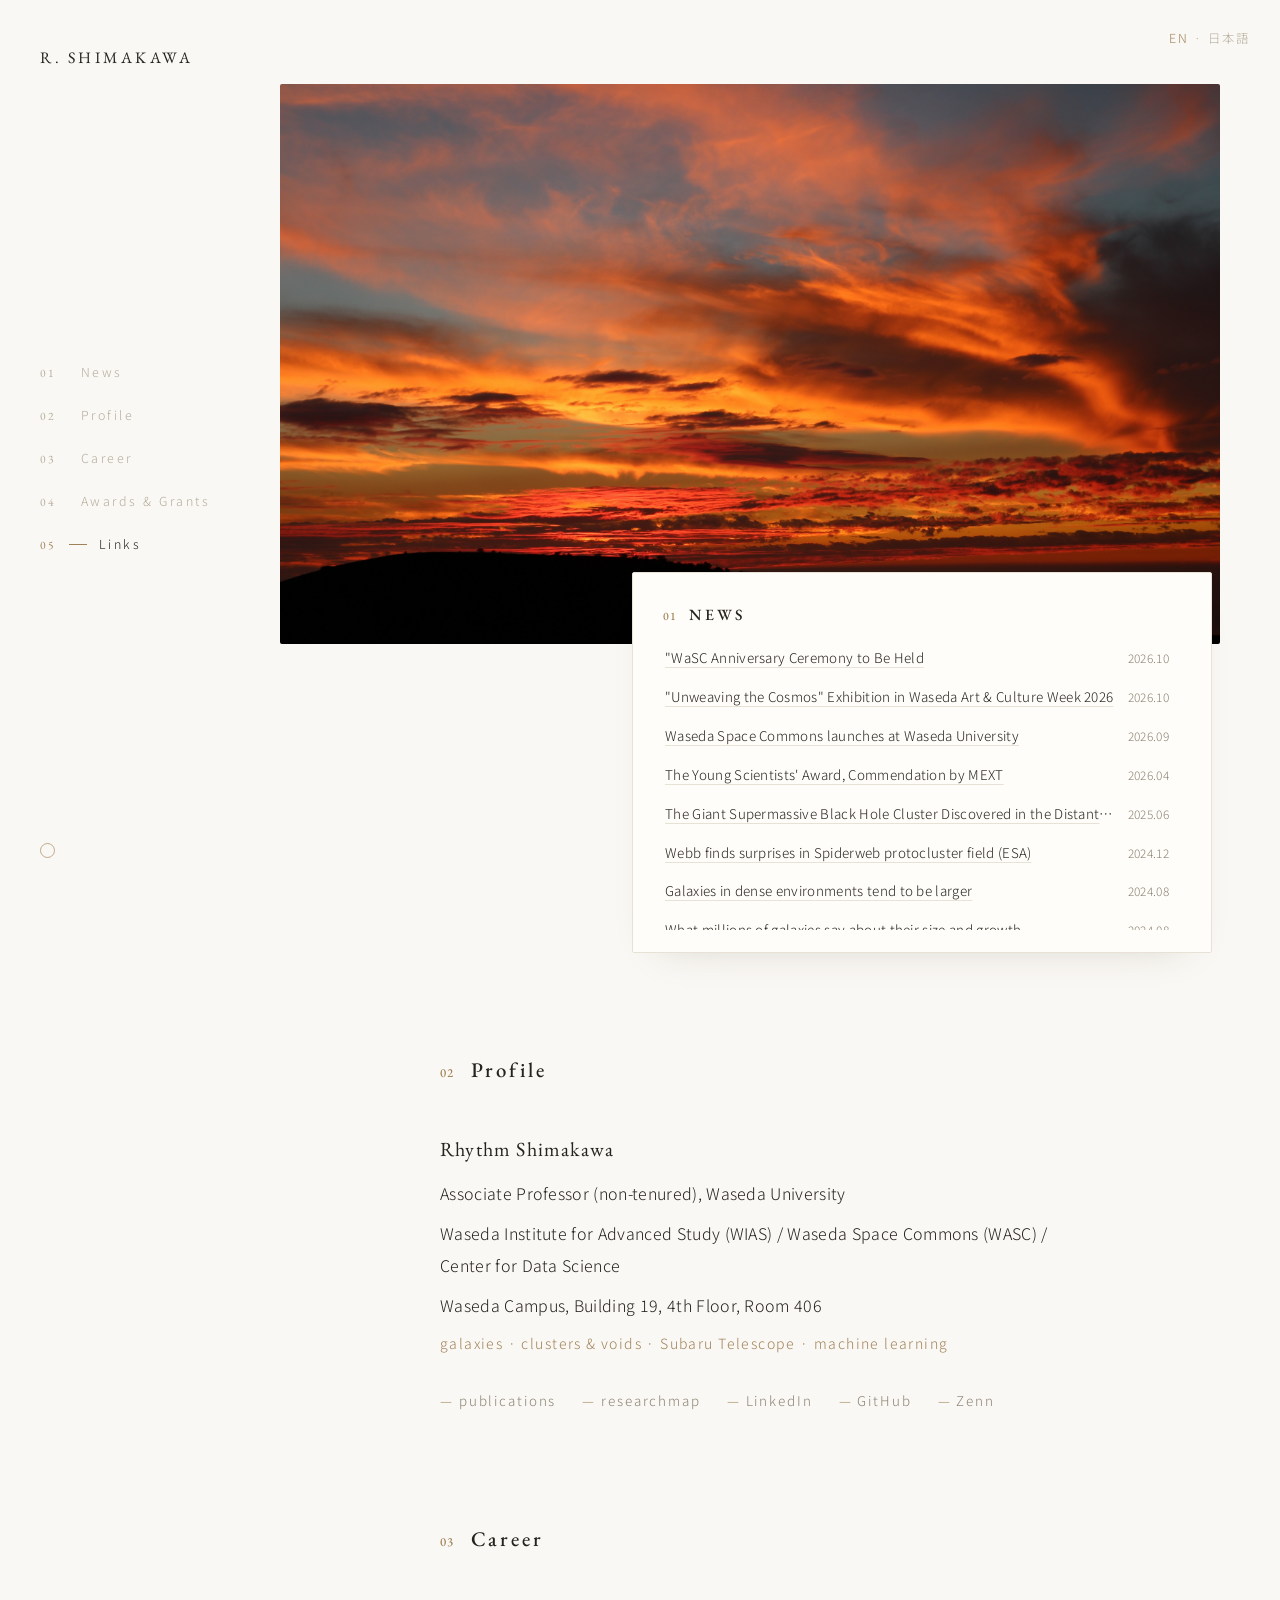
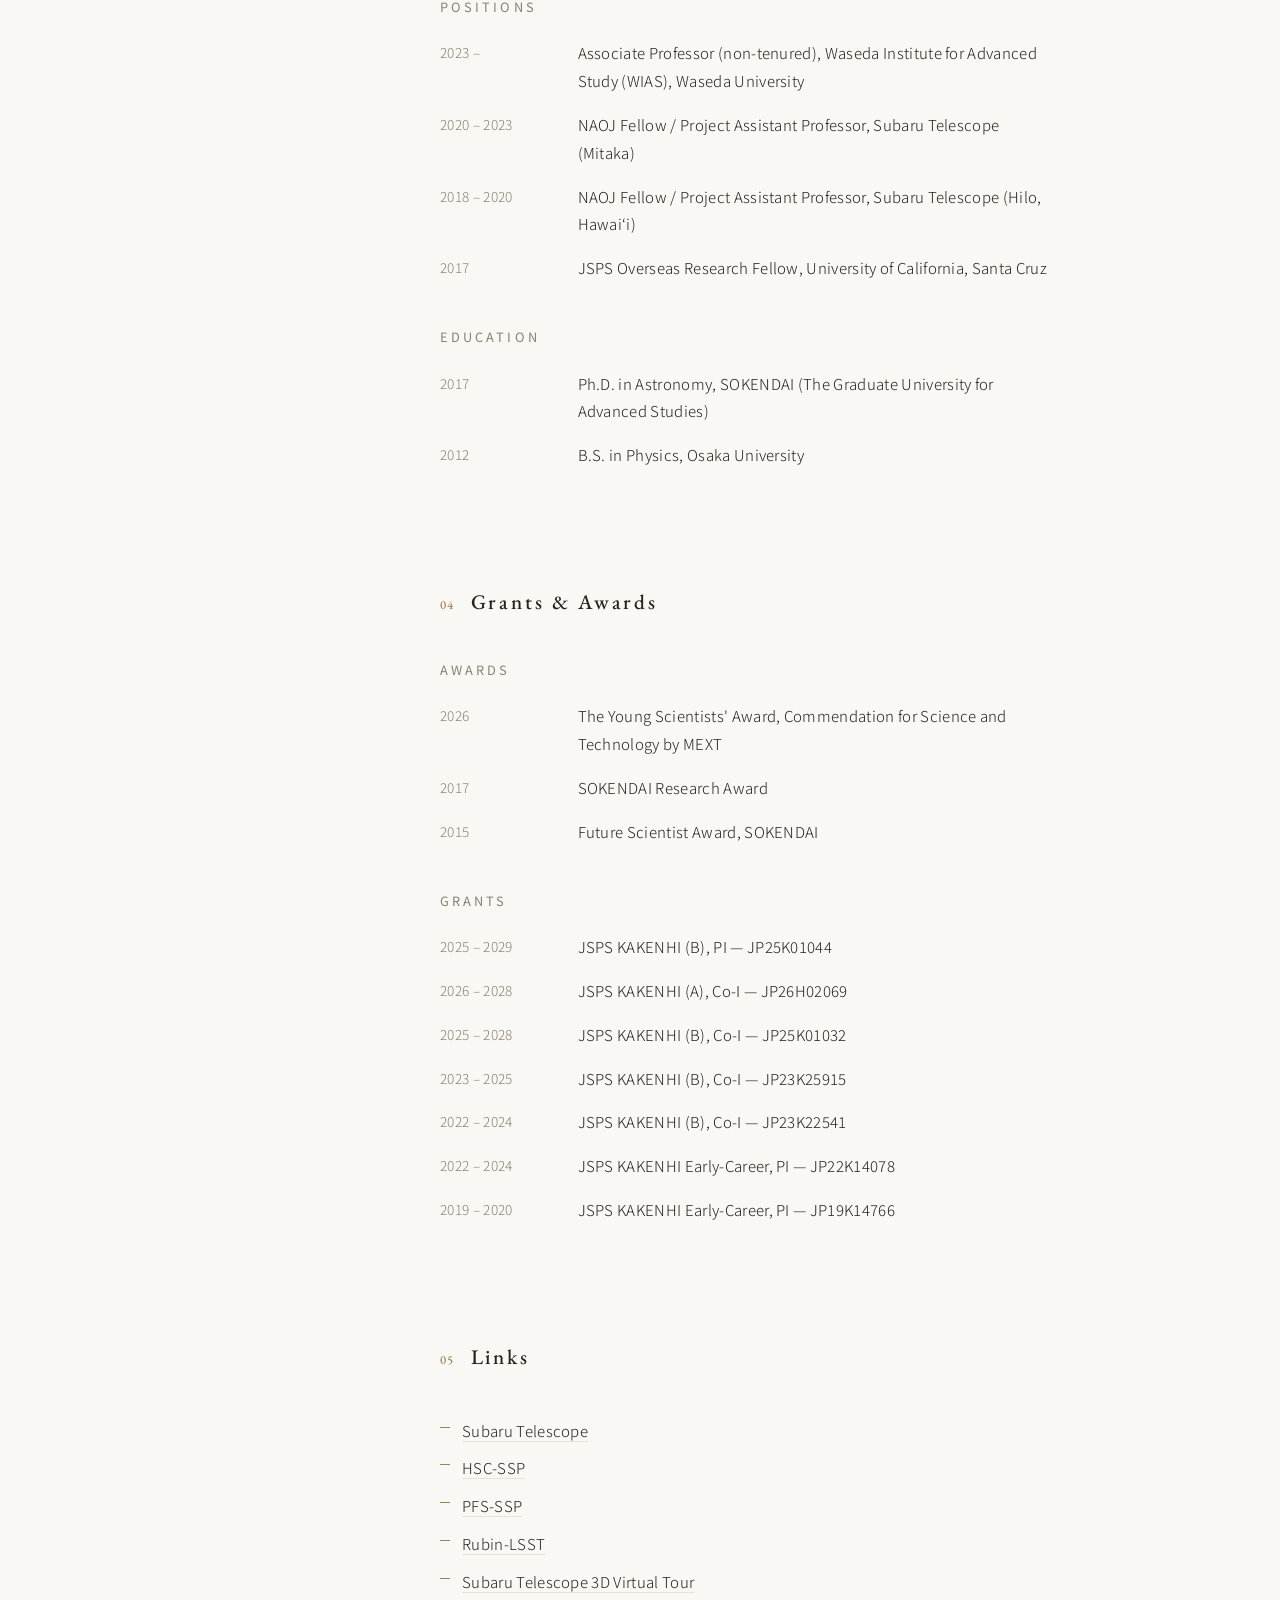
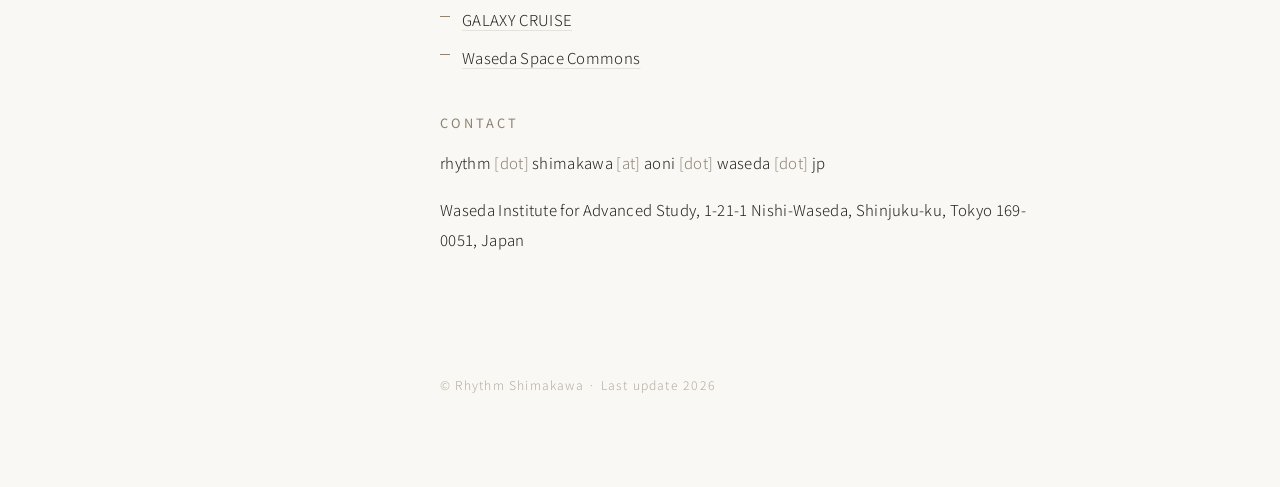
<file: index.html>
<!DOCTYPE html>
<html lang="en">
<head>
<meta charset="utf-8">
<meta name="viewport" content="width=device-width, initial-scale=1">
<title>Rhythm Shimakawa</title>
<meta name="description" content="Rhythm Shimakawa, Associate Professor at Waseda Institute for Advanced Study. Galaxies, clusters & voids, Subaru Telescope, and machine learning.">
<link rel="icon" href="assets/favicon.svg" type="image/svg+xml">
<link rel="preconnect" href="https://fonts.googleapis.com">
<link href="https://fonts.googleapis.com/css2?family=EB+Garamond:wght@400;500&family=Noto+Sans+JP:wght@300;400&family=Shippori+Mincho:wght@500&display=swap" rel="stylesheet">
<link rel="stylesheet" href="assets/style.css">
</head>
<body>

<div class="lang"><span class="current">EN</span> <span>·</span> <a href="ja/">日本語</a></div>

<aside class="rail">
  <a class="mark" href="#top">R.&thinsp;SHIMAKAWA</a>
  <nav>
    <a href="#news"><span class="no">01</span><span class="bar"></span>News</a>
    <a href="#profile"><span class="no">02</span><span class="bar"></span>Profile</a>
    <a href="#career"><span class="no">03</span><span class="bar"></span>Career</a>
    <a href="#grants"><span class="no">04</span><span class="bar"></span>Awards&nbsp;&amp;&nbsp;Grants</a>
    <a href="#links"><span class="no">05</span><span class="bar"></span>Links</a>
  </nav>
  <span class="enso"></span>
</aside>

<div class="main" id="top">

<header class="hero">
  <!-- ご用意の画像に差し替え: assets/hero.jpg 等を置いて src を変更 -->
  <img class="art" src="assets/maunakea.jpg" alt="">
  <aside class="news-panel" id="news">
    <h2><span class="no">01</span>NEWS</h2>
    <ul>
      <li><span class="t"><a href="https://www.waseda.jp/inst/research/news/86171">"WaSC Anniversary Ceremony to Be Held</a></span><span class="note">2026.10</span></li>
      <li><span class="t"><a href="https://www.waseda.jp/culture/events/week/">"Unweaving the Cosmos" Exhibition in Waseda Art & Culture Week 2026</a></span><span class="note">2026.10</span></li>
      <li><span class="t"><a href="https://space-commons.w.waseda.jp/index-en.html">Waseda Space Commons launches at Waseda University</a></span><span class="note">2026.09</span></li>
      <li><span class="t"><a href="https://www.waseda.jp/inst/wias/news-en/2026/04/22/22180/">The Young Scientists' Award, Commendation by MEXT</a></span><span class="note">2026.04</span></li>
      <li><span class="t"><a href="https://subarutelescope.org/en/results/2025/06/02/3559.html">The Giant Supermassive Black Hole Cluster Discovered in the Distant Universe</a></span><span class="note">2025.06</span></li>
      <li><span class="t"><a href="https://www.esa.int/Science_Exploration/Space_Science/Webb/Webb_finds_surprises_in_Spiderweb_protocluster_field">Webb finds surprises in Spiderweb protocluster field (ESA)</a></span><span class="note">2024.12</span></li>
      <li><span class="t"><a href="https://www.washington.edu/news/2024/08/14/galaxy-size/">Galaxies in dense environments tend to be larger</a></span><span class="note">2024.08</span></li>
      <li><span class="t"><a href="https://news.yale.edu/2024/08/14/heres-what-millions-galaxies-say-about-their-size-growth">What millions of galaxies say about their size and growth</a></span><span class="note">2024.08</span></li>
      <li><span class="t"><a href="https://subarutelescope.org/en/results/2024/03/13/3375.html">Citizen Astronomers and AI Discover 30,000 Ring Galaxies</a></span><span class="note">2024.03</span></li>
      <li><span class="t"><a href="https://subarutelescope.org/en/results/2023/10/09/3308.html">A Joint Team of Astronomers and Citizen Astronomers Addresses Mysteries of Galaxies!</a></span><span class="note">2023.10</span></li>
      <li><span class="t"><a href="https://subarutelescope.org/en/results/2023/05/31/3271.html">Galactic Recycling Confirmed in Ancient Galaxy</a></span><span class="note">2023.05</span></li>
      <li><span class="t"><a href="https://subarutelescope.org/en/results/2023/01/19/3216.html">Discovery of the Largest-class Monster Supercluster of Galaxies</a></span><span class="note">2023.01</span></li>
      <li><span class="t"><a href="https://subarutelescope.org/en/results/2021/11/23/3008.html">Artificial Intelligence "Swimming" in Big Data from the Subaru Telescope</a></span><span class="note">2021.12</span></li>
      <li><span class="t"><a href="https://subarutelescope.org/en/results/2020/08/10/2884.html">Subaru Galaxy Zoo Project with Artificial Intelligence</a></span><span class="note">2020.08</span></li>
      <li><span class="t"><a href="https://subarutelescope.org/en/news/topics/2019/12/26/2825.html">Summary of Subaru 20th Anniversary Symposium</a></span><span class="note">2019.12</span></li>
      <li><span class="t"><a href="https://subarutelescope.org/en/results/2019/10/22/2805.html">The Whole Picture of Distant Supercluster in Three Dimensions</a></span><span class="note">2019.10</span></li>
      <li><span class="t"><a href="https://subarutelescope.org/en/results/2015/04/20/2278.html">New Details about Star Formation in Ancient Galaxy Protoclusters</a></span><span class="note">2015.04</span></li>
    </ul>
  </aside>
</header>

<div class="col">
<main>

<section id="profile">
  <h2><span class="no">02</span>Profile</h2>
  <ul class="bio">
    <li class="name">Rhythm Shimakawa</li>
    <li>Associate Professor (non-tenured), Waseda University</li>
    <li>Waseda Institute for Advanced Study (WIAS) / Waseda Space Commons (WASC) / Center for Data Science</li>
    <li>Waseda Campus, Building 19, 4th Floor, Room 406</li>
    <li class="kw">galaxies · clusters &amp; voids · Subaru Telescope · machine learning</li>
  </ul>
  <div class="linkrow">
    <a href="https://scixplorer.org/search?p=1&amp;q=author%3A%22shimakawa%2C+rhythm%22&amp;sort=score+desc&amp;sort=date+desc&amp;d=astrophysics">publications</a>
    <a href="https://researchmap.jp/rhythm_shimakawa/?lang=en">researchmap</a>
    <a href="https://www.linkedin.com/in/rhythm-shimakawa">LinkedIn</a>
    <a href="https://github.com/rhythm-shimakawa">GitHub</a>
    <a href="https://zenn.dev/rshimakawa">Zenn</a>
  </div>
</section>

<section id="career">
  <h2><span class="no">03</span>Career</h2>
  <h3>POSITIONS</h3>
  <div class="row"><div class="when">2023 –</div><div class="what">Associate Professor (non-tenured), Waseda Institute for Advanced Study (WIAS), Waseda University</div></div>
  <div class="row"><div class="when">2020 – 2023</div><div class="what">NAOJ Fellow / Project Assistant Professor, Subaru Telescope (Mitaka)</div></div>
  <div class="row"><div class="when">2018 – 2020</div><div class="what">NAOJ Fellow / Project Assistant Professor, Subaru Telescope (Hilo, Hawai&#699;i)</div></div>
  <div class="row"><div class="when">2017</div><div class="what">JSPS Overseas Research Fellow, University of California, Santa Cruz</div></div>
  <h3>EDUCATION</h3>
  <div class="row"><div class="when">2017</div><div class="what">Ph.D. in Astronomy, SOKENDAI (The Graduate University for Advanced Studies)</div></div>
  <div class="row"><div class="when">2012</div><div class="what">B.S. in Physics, Osaka University</div></div>
</section>

<section id="grants">
  <h2><span class="no">04</span>Grants &amp; Awards</h2>
  <h3>AWARDS</h3>
  <div class="row"><div class="when">2026</div><div class="what">The Young Scientists' Award, Commendation for Science and Technology by MEXT</div></div>
  <div class="row"><div class="when">2017</div><div class="what">SOKENDAI Research Award</div></div>
  <div class="row"><div class="when">2015</div><div class="what">Future Scientist Award, SOKENDAI</div></div>
  <h3>GRANTS</h3>
  <div class="row"><div class="when">2025 – 2029</div><div class="what">JSPS KAKENHI (B), PI — JP25K01044</div></div>
  <div class="row"><div class="when">2026 – 2028</div><div class="what">JSPS KAKENHI (A), Co-I — JP26H02069</div></div>
  <div class="row"><div class="when">2025 – 2028</div><div class="what">JSPS KAKENHI (B), Co-I — JP25K01032</div></div>
  <div class="row"><div class="when">2023 – 2025</div><div class="what">JSPS KAKENHI (B), Co-I — JP23K25915</div></div>
  <div class="row"><div class="when">2022 – 2024</div><div class="what">JSPS KAKENHI (B), Co-I — JP23K22541</div></div>
  <div class="row"><div class="when">2022 – 2024</div><div class="what">JSPS KAKENHI Early-Career, PI — JP22K14078</div></div>
  <div class="row"><div class="when">2019 – 2020</div><div class="what">JSPS KAKENHI Early-Career, PI — JP19K14766</div></div>
</section>

<section id="links">
  <h2><span class="no">05</span>Links</h2>
  <ul class="plain">
    <li><a href="https://subarutelescope.org/en/">Subaru Telescope</a></li>
    <li><a href="https://hsc.mtk.nao.ac.jp/ssp/">HSC-SSP</a></li>
    <li><a href="https://pfs.naoj.org/index.html">PFS-SSP</a></li>
    <li><a href="https://www.lsst.org/">Rubin-LSST</a></li>
    <li><a href="https://subarutelescope.org/jp/Vtour/index_en.html">Subaru Telescope 3D Virtual Tour</a></li>
    <li><a href="https://galaxycruise.mtk.nao.ac.jp/en/index.html">GALAXY CRUISE</a></li>
    <li><a href="https://space-commons.w.waseda.jp/index-en.html">Waseda Space Commons</a></li>
  </ul>
  <h3>CONTACT</h3>
  <p class="contact-line">rhythm <em>[dot]</em> shimakawa <em>[at]</em> aoni <em>[dot]</em> waseda <em>[dot]</em> jp</p>
  <p class="contact-line">Waseda Institute for Advanced Study, 1-21-1 Nishi-Waseda, Shinjuku-ku, Tokyo 169-0051, Japan</p>
</section>

</main>

<footer>© Rhythm Shimakawa · Last update 2026</footer>
</div>

</div>

<script>
const links = document.querySelectorAll('.rail nav a');
const map = {};
links.forEach(a => { map[a.getAttribute('href').slice(1)] = a; });
const io = new IntersectionObserver(entries => {
  entries.forEach(e => {
    if (e.isIntersecting) {
      links.forEach(a => a.classList.remove('active'));
      const a = map[e.target.id];
      if (a) a.classList.add('active');
    }
  });
}, { rootMargin: '-40% 0px -55% 0px' });
document.querySelectorAll('section, .news-panel').forEach(s => io.observe(s));
</script>

</body>
</html>
</file>
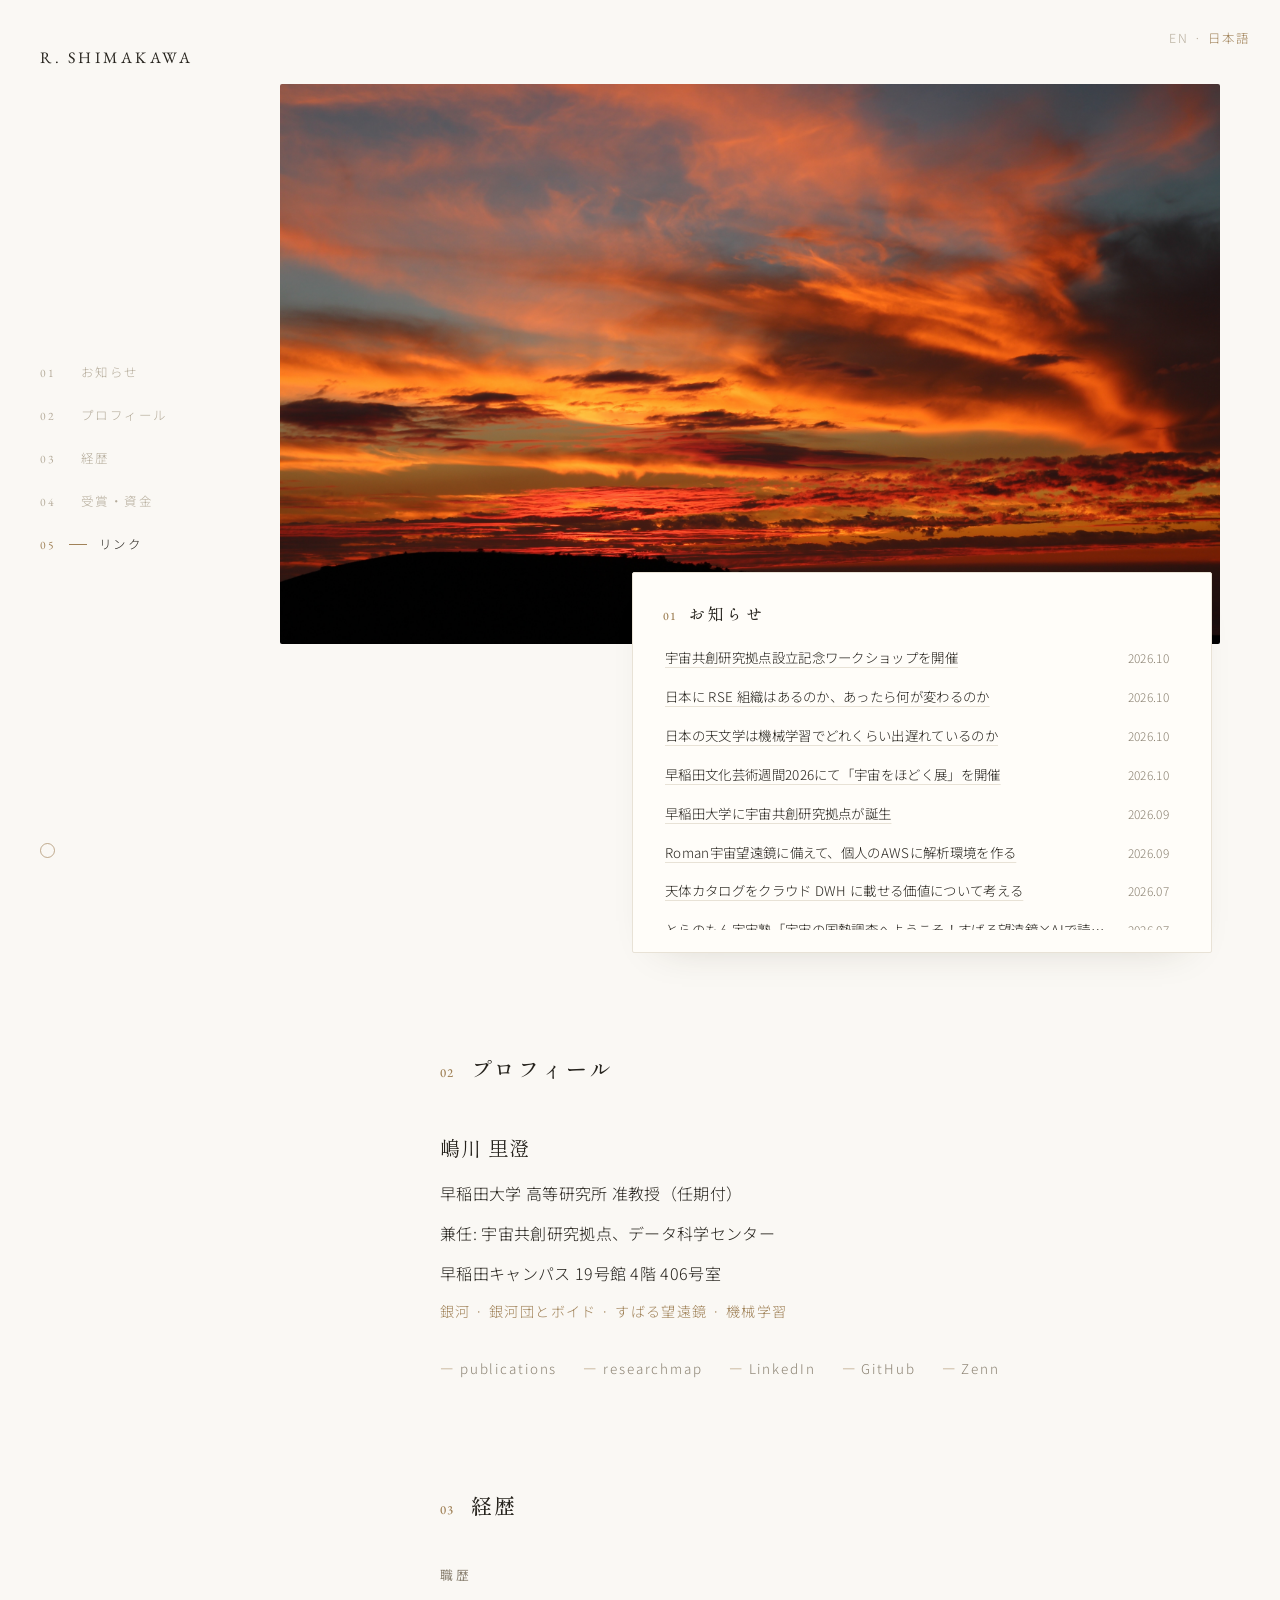
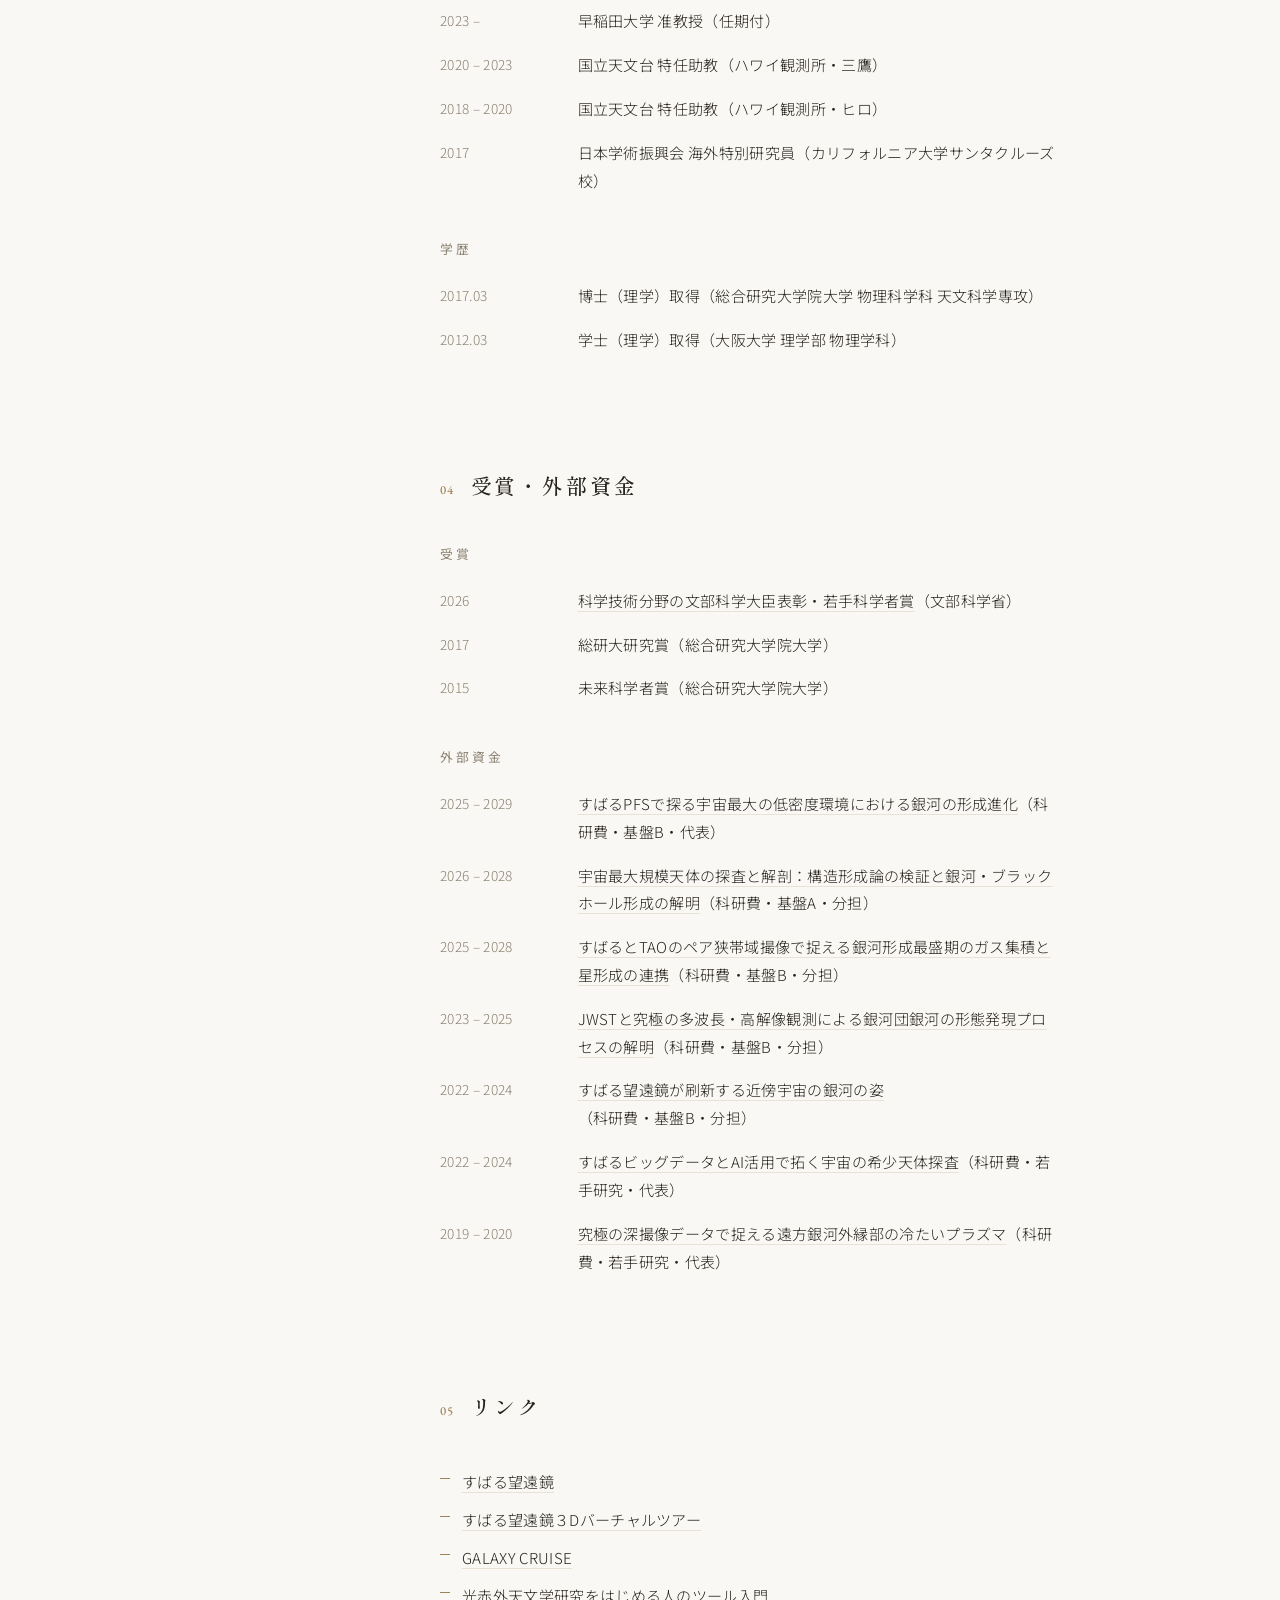
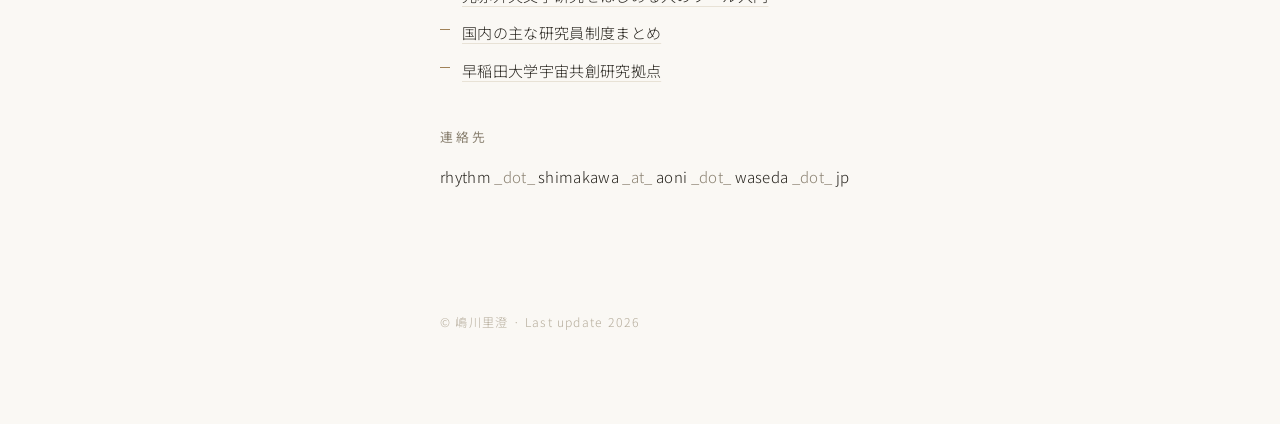
<file: ja/index.html>
<!DOCTYPE html>
<html lang="ja">
<head>
<meta charset="utf-8">
<meta name="viewport" content="width=device-width, initial-scale=1">
<title>嶋川 里澄</title>
<meta name="description" content="嶋川 里澄（早稲田大学高等研究所 准教授）。銀河・大規模構造・すばる望遠鏡・機械学習。">
<link rel="icon" href="../assets/favicon.svg" type="image/svg+xml">
<link rel="preconnect" href="https://fonts.googleapis.com">
<link href="https://fonts.googleapis.com/css2?family=EB+Garamond:wght@400;500&family=Noto+Sans+JP:wght@300;400&family=Shippori+Mincho:wght@500&display=swap" rel="stylesheet">
<link rel="stylesheet" href="../assets/style.css">
</head>
<body>

<div class="lang"><a href="../">EN</a> <span>·</span> <span class="current">日本語</span></div>

<aside class="rail">
  <a class="mark" href="#top">R.&thinsp;SHIMAKAWA</a>
  <nav>
    <a href="#news"><span class="no">01</span><span class="bar"></span>お知らせ</a>
    <a href="#profile"><span class="no">02</span><span class="bar"></span>プロフィール</a>
    <a href="#career"><span class="no">03</span><span class="bar"></span>経歴</a>
    <a href="#grants"><span class="no">04</span><span class="bar"></span>受賞・資金</a>
    <a href="#links"><span class="no">05</span><span class="bar"></span>リンク</a>
  </nav>
  <span class="enso"></span>
</aside>

<div class="main" id="top">

<header class="hero">
  <img class="art" src="../assets/maunakea.jpg" alt="">
  <aside class="news-panel" id="news">
    <h2><span class="no">01</span>お知らせ</h2>
    <ul>
      <li><span class="t"><a href="https://www.waseda.jp/inst/research/news/86171">宇宙共創研究拠点設立記念ワークショップを開催</a></span><span class="note">2026.10</span></li>
      <li><span class="t"><a href="https://zenn.dev/rshimakawa/articles/research-software-engineer-japan">日本に RSE 組織はあるのか、あったら何が変わるのか</a></span><span class="note">2026.10</span></li>
      <li><span class="t"><a href="https://zenn.dev/rshimakawa/articles/astro-ml-adoption-japan">日本の天文学は機械学習でどれくらい出遅れているのか</a></span><span class="note">2026.10</span></li>
      <li><span class="t"><a href="https://www.waseda.jp/culture/events/week/">早稲田文化芸術週間2026にて「宇宙をほどく展」を開催</a></span><span class="note">2026.10</span></li>
      <li><span class="t"><a href="https://space-commons.w.waseda.jp">早稲田大学に宇宙共創研究拠点が誕生</a></span><span class="note">2026.09</span></li>
      <li><span class="t"><a href="https://zenn.dev/rshimakawa/articles/roman-aws-analysis-env-setup">Roman宇宙望遠鏡に備えて、個人のAWSに解析環境を作る</a></span><span class="note">2026.09</span></li>
      <li><span class="t"><a href="https://zenn.dev/rshimakawa/articles/hsc-bigquery-1a">天体カタログをクラウド DWH に載せる価値について考える</a></span><span class="note">2026.07</span></li>
      <li><span class="t"><a href="">とらのもん宇宙塾「宇宙の国勢調査へようこそ！すばる望遠鏡×AIで読み解く銀河の成長記録」</a></span><span class="note">2026.07</span></li>
      <li><span class="t"><a href="https://www.waseda.jp/inst/research/news/84122">令和8年度 科学技術分野の文部科学大臣表彰 受賞コメント</a></span><span class="note">2026.04</span></li>
      <li><span class="t"><a href="">科学と未来の学校2025 第2回「宇宙×AI！一緒に銀河の謎に挑もう」</a></span><span class="note">2026.03</span></li>
      <li><span class="t"><a href="https://www.waseda.jp/top/news/116030">早稲田大学が先導する宇宙望遠鏡計画</a></span><span class="note">2025.12</span></li>
      <li><span class="t"><a href="https://www.waseda.jp/inst/research/news/82148">銀河と惑星の成り立ちに迫る、早大発の挑戦</a></span><span class="note">2025.10</span></li>
      <li><span class="t"><a href="https://www.obsap.phys.waseda.ac.jp/grex-plus-event-2025.html">早稲田大学一般講演会：GREX-PLUSが描く銀河と惑星のはじまり</a></span><span class="note">2025.09</span></li>
      <li><span class="t"><a href="https://subarutelescope.org/jp/results/2025/06/02/3558.html">宇宙最大級の超巨大ブラックホールの集団を発見</a></span><span class="note">2025.06</span></li>
      <li><span class="t"><a href="">最新研究が挑む銀河「銀河の個性は環境で決まる？」</a></span><span class="note">2025.03</span></li>
      <li><span class="t"><a href="https://subarutelescope.org/jp/news/topics/2025/03/06/3523.html">すばる望遠鏡25周年記念画像集が発売</a></span><span class="note">2025.03</span></li>
      <li><span class="t"><a href="https://www.waseda.jp/inst/research/news/79310">宇宙古代都市の建設ラッシュを止めるブラックホール</a></span><span class="note">2024.12</span></li>
      <li><span class="t"><a href="https://www.esa.int/Science_Exploration/Space_Science/Webb/Webb_finds_surprises_in_Spiderweb_protocluster_field">Webb finds surprises in Spiderweb protocluster field</a></span><span class="note">2024.12</span></li>
      <li><span class="t"><a href="https://galaxycruise.mtk.nao.ac.jp/news/20241101.html">初めての試み、市民天文学者交流会</a></span><span class="note">2024.11</span></li>
      <li><span class="t"><a href="https://www.washington.edu/news/2024/08/14/galaxy-size/">Galaxies in dense environments tend to be larger</a></span><span class="note">2024.08</span></li>
      <li><span class="t"><a href="https://news.yale.edu/2024/08/14/heres-what-millions-galaxies-say-about-their-size-growth">Here's what millions of galaxies say about their size, growth</a></span><span class="note">2024.08</span></li>
      <li><span class="t"><a href="https://galaxycruise.mtk.nao.ac.jp/news/20240601.html">GALAXY CRUISE第1シーズンの結果を用いてリング銀河を大量検出</a></span><span class="note">2024.06</span></li>
      <li><span class="t"><a href="https://subarutelescope.org/jp/results/2024/03/13/3374.html">市民天文学者とAIの協働で渦巻銀河とリング銀河の大規模検出に成功</a></span><span class="note">2024.03</span></li>
      <li><span class="t"><a href="https://matterport.com/ja/resources/content-library/japan-national-observatory">すばる望遠鏡をデジタルツイン化し、未来の研究者に夢を</a></span><span class="note">2023.10</span></li>
      <li><span class="t"><a href="https://subarutelescope.org/jp/results/2023/10/09/3307.html">天文学者と市民天文学者が銀河の謎に迫る！</a></span><span class="note">2023.10</span></li>
      <li><span class="t"><a href="https://www.waseda.jp/inst/wias/news/2023/08/31/14019/">シチズンサイエンス×AIによる宇宙の国勢調査</a></span><span class="note">2023.08</span></li>
      <li><span class="t"><a href="https://subarutelescope.org/jp/results/2023/05/31/3270.html">星屑を再利用して成長を続ける太古の巨大銀河</a></span><span class="note">2023.05</span></li>
      <li><span class="t"><a href="https://subarutelescope.org/jp/results/2023/01/19/3215.html">55億光年先の宇宙で最大級のモンスター超銀河団を発見</a></span><span class="note">2023.01</span></li>
      <li><span class="t"><a href="">データ銀河天文学とバーチャルリアリティ</a></span><span class="note">2022.12</span></li>
      <li><span class="t"><a href="https://subarutelescope.org/jp/news/topics/2022/11/21/3200.html">すばる望遠鏡3Dバーチャルツアー：世界最大級の光赤外望遠鏡を大公開！</a></span><span class="note">2022.11</span></li>
      <li><span class="t"><a href="https://galaxycruise.mtk.nao.ac.jp/news/20220801.html">銀河衝突の痕跡ができるわけ</a></span><span class="note">2022.08</span></li>
      <li><span class="t"><a href="https://galaxycruise.mtk.nao.ac.jp/news/20220201.html">貧血渦巻銀河ってなに？</a></span><span class="note">2022.02</span></li>
      <li><span class="t"><a href="https://subarutelescope.org/jp/results/2021/11/23/3007.html">すばる望遠鏡×異常検知AIが捉えたへんてこな銀河たち</a></span><span class="note">2021.12</span></li>
      <li><span class="t"><a href="https://subarutelescope.org/jp/news/topics/2021/11/03/3004.html">総研大サマースチューデント2021</a></span><span class="note">2021.11</span></li>
      <li><span class="t"><a href="https://galaxycruise.mtk.nao.ac.jp/news/20211101.html">GALAXY CRUISEの結果を使って大学生2名が研究体験</a></span><span class="note">2021.11</span></li>
      <li><span class="t"><a href="https://galaxycruise.mtk.nao.ac.jp/news/20201101.html">GALAXY CRUISEの結果を使って大学生が機械学習体験</a></span><span class="note">2020.11</span></li>
      <li><span class="t"><a href="https://subarutelescope.org/jp/results/2020/08/10/2883.html">人工知能を活用したすばる銀河動物園プロジェクト</a></span><span class="note">2020.08</span></li>
      <li><span class="t"><a href="https://subarutelescope.org/jp/news/topics/2020/03/25/2846.html">すばる+TMTサイエンスブック2020の発行</a></span><span class="note">2020.03</span></li>
      <li><span class="t"><a href="https://subarutelescope.org/jp/news/topics/2019/12/26/2822.html">すばる望遠鏡20周年記念国際研究集会を開催</a></span><span class="note">2019.12</span></li>
      <li><span class="t"><a href="https://subarutelescope.org/jp/results/2019/10/22/2799.html">73億光年かなたにそびえる超銀河団の全貌</a></span><span class="note">2019.10</span></li>
      <li><span class="t"><a href="https://alma-telescope.jp/news/press/z146-201708">アルマ望遠鏡、遠方銀河団で進む星の少子化の原因をとらえた</a></span><span class="note">2017.08</span></li>
      <li><span class="t"><a href="https://subarutelescope.org/jp/results/2015/04/20/933.html">110億年前の宇宙に近傍最大級の銀河団の祖先を確認</a></span><span class="note">2015.04</span></li>
    </ul>
  </aside>
</header>

<div class="col">
<main>

<section id="profile">
  <h2><span class="no">02</span>プロフィール</h2>
  <ul class="bio">
    <li class="name">嶋川 里澄</li>
    <li>早稲田大学 高等研究所 准教授（任期付）</li>
    <li>兼任: 宇宙共創研究拠点、データ科学センター</li>
    <li>早稲田キャンパス 19号館 4階 406号室</li>
    <li class="kw">銀河 · 銀河団とボイド · すばる望遠鏡 · 機械学習</li>
  </ul>
  <div class="linkrow">
    <a href="https://scixplorer.org/search?p=1&amp;q=author%3A%22shimakawa%2C+rhythm%22&amp;sort=score+desc&amp;sort=date+desc&amp;d=astrophysics">publications</a>
    <a href="https://researchmap.jp/rhythm_shimakawa/?lang=japanese">researchmap</a>
    <a href="https://www.linkedin.com/in/rhythm-shimakawa">LinkedIn</a>
    <a href="https://github.com/rhythm-shimakawa">GitHub</a>
    <a href="https://zenn.dev/rshimakawa">Zenn</a>
  </div>
</section>

<section id="career">
  <h2><span class="no">03</span>経歴</h2>
  <h3>職歴</h3>
  <div class="row"><div class="when">2023 –</div><div class="what">早稲田大学 准教授（任期付）</div></div>
  <div class="row"><div class="when">2020 – 2023</div><div class="what">国立天文台 特任助教（ハワイ観測所・三鷹）</div></div>
  <div class="row"><div class="when">2018 – 2020</div><div class="what">国立天文台 特任助教（ハワイ観測所・ヒロ）</div></div>
  <div class="row"><div class="when">2017</div><div class="what">日本学術振興会 海外特別研究員（カリフォルニア大学サンタクルーズ校）</div></div>
  <h3>学歴</h3>
  <div class="row"><div class="when">2017.03</div><div class="what">博士（理学）取得（総合研究大学院大学 物理科学科 天文科学専攻）</div></div>
  <div class="row"><div class="when">2012.03</div><div class="what">学士（理学）取得（大阪大学 理学部 物理学科）</div></div>
</section>

<section id="grants">
  <h2><span class="no">04</span>受賞・外部資金</h2>
  <h3>受賞</h3>
  <div class="row"><div class="when">2026</div><div class="what"><a href="https://www.mext.go.jp/b_menu/houdou/mext_01620.html">科学技術分野の文部科学大臣表彰・若手科学者賞</a>（文部科学省）</div></div>
  <div class="row"><div class="when">2017</div><div class="what">総研大研究賞（総合研究大学院大学）</div></div>
  <div class="row"><div class="when">2015</div><div class="what">未来科学者賞（総合研究大学院大学）</div></div>
  <h3>外部資金</h3>
  <div class="row"><div class="when">2025 – 2029</div><div class="what"><a href="https://kaken.nii.ac.jp/ja/grant/KAKENHI-PROJECT-25K01044/">すばるPFSで探る宇宙最大の低密度環境における銀河の形成進化</a>（科研費・基盤B・代表）</div></div>
  <div class="row"><div class="when">2026 – 2028</div><div class="what"><a href="https://kaken.nii.ac.jp/ja/grant/KAKENHI-PROJECT-26H02069/">宇宙最大規模天体の探査と解剖：構造形成論の検証と銀河・ブラックホール形成の解明</a>（科研費・基盤A・分担）</div></div>
  <div class="row"><div class="when">2025 – 2028</div><div class="what"><a href="https://kaken.nii.ac.jp/ja/grant/KAKENHI-PROJECT-25K01032/">すばるとTAOのペア狭帯域撮像で捉える銀河形成最盛期のガス集積と星形成の連携</a>（科研費・基盤B・分担）</div></div>
  <div class="row"><div class="when">2023 – 2025</div><div class="what"><a href="https://kaken.nii.ac.jp/ja/grant/KAKENHI-PROJECT-23K25915/">JWSTと究極の多波長・高解像観測による銀河団銀河の形態発現プロセスの解明</a>（科研費・基盤B・分担）</div></div>
  <div class="row"><div class="when">2022 – 2024</div><div class="what"><a href="https://kaken.nii.ac.jp/ja/grant/KAKENHI-PROJECT-23K22541/">すばる望遠鏡が刷新する近傍宇宙の銀河の姿</a>（科研費・基盤B・分担）</div></div>
  <div class="row"><div class="when">2022 – 2024</div><div class="what"><a href="https://kaken.nii.ac.jp/ja/grant/KAKENHI-PROJECT-22K14078/">すばるビッグデータとAI活用で拓く宇宙の希少天体探査</a>（科研費・若手研究・代表）</div></div>
  <div class="row"><div class="when">2019 – 2020</div><div class="what"><a href="https://kaken.nii.ac.jp/ja/grant/KAKENHI-PROJECT-19K14766/">究極の深撮像データで捉える遠方銀河外縁部の冷たいプラズマ</a>（科研費・若手研究・代表）</div></div>
</section>

<section id="links">
  <h2><span class="no">05</span>リンク</h2>
  <ul class="plain">
    <li><a href="http://subarutelescope.org/j_index.html">すばる望遠鏡</a></li>
    <li><a href="https://subarutelescope.org/jp/Vtour/index.html">すばる望遠鏡３Dバーチャルツアー</a></li>
    <li><a href="https://galaxycruise.mtk.nao.ac.jp/">GALAXY CRUISE</a></li>
    <li><a href="https://zenn.dev/rshimakawa/articles/setup-astronomy-tools">光赤外天文学研究をはじめる人のツール入門</a></li>
    <li><a href="fellowship/">国内の主な研究員制度まとめ</a></li>
    <li><a href="https://space-commons.w.waseda.jp/index.html">早稲田大学宇宙共創研究拠点</a></li>
  </ul>
  <h3>連絡先</h3>
  <p class="contact-line">rhythm <em>_dot_</em> shimakawa <em>_at_</em> aoni <em>_dot_</em> waseda <em>_dot_</em> jp</p>
</section>

</main>

<footer>© 嶋川里澄 · Last update 2026</footer>
</div>

</div>

<script>
const links = document.querySelectorAll('.rail nav a');
const map = {};
links.forEach(a => { map[a.getAttribute('href').slice(1)] = a; });
const io = new IntersectionObserver(entries => {
  entries.forEach(e => {
    if (e.isIntersecting) {
      links.forEach(a => a.classList.remove('active'));
      const a = map[e.target.id];
      if (a) a.classList.add('active');
    }
  });
}, { rootMargin: '-40% 0px -55% 0px' });
document.querySelectorAll('section, .news-panel').forEach(s => io.observe(s));
</script>

</body>
</html>
</file>
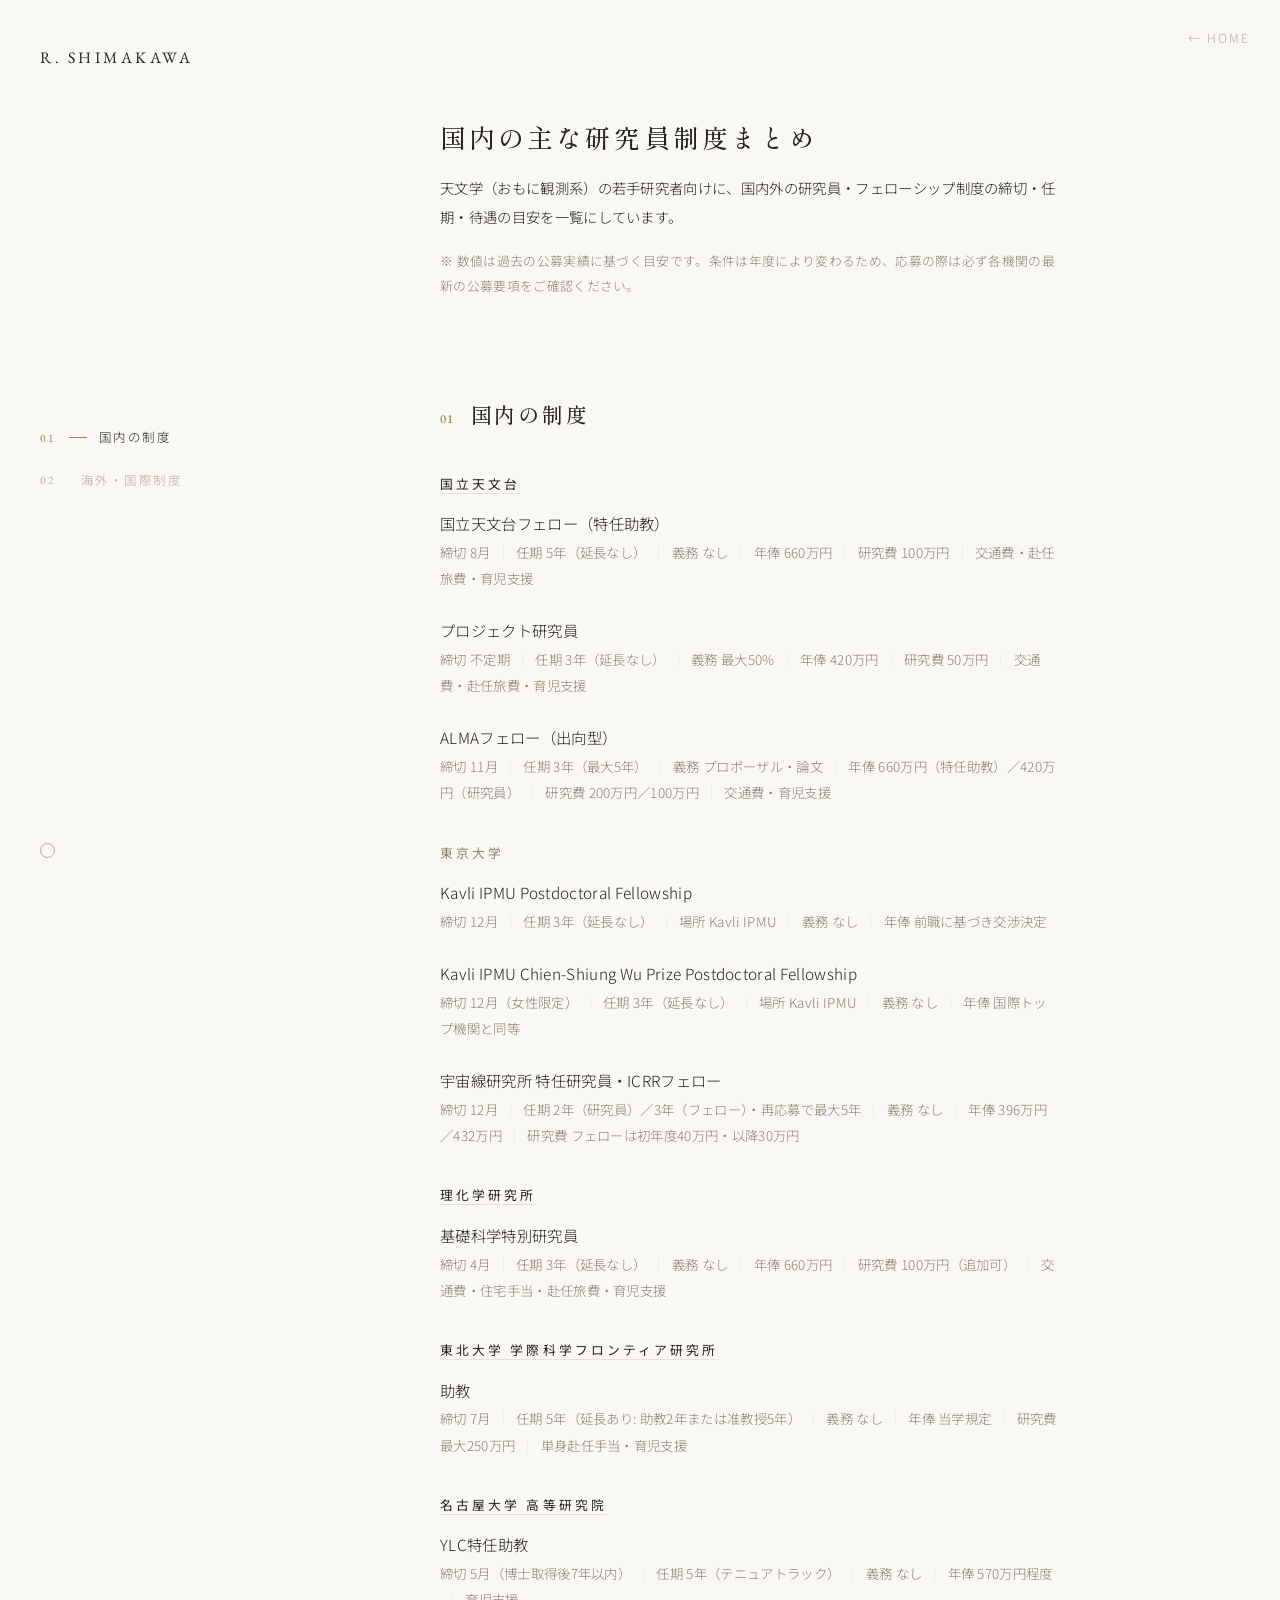
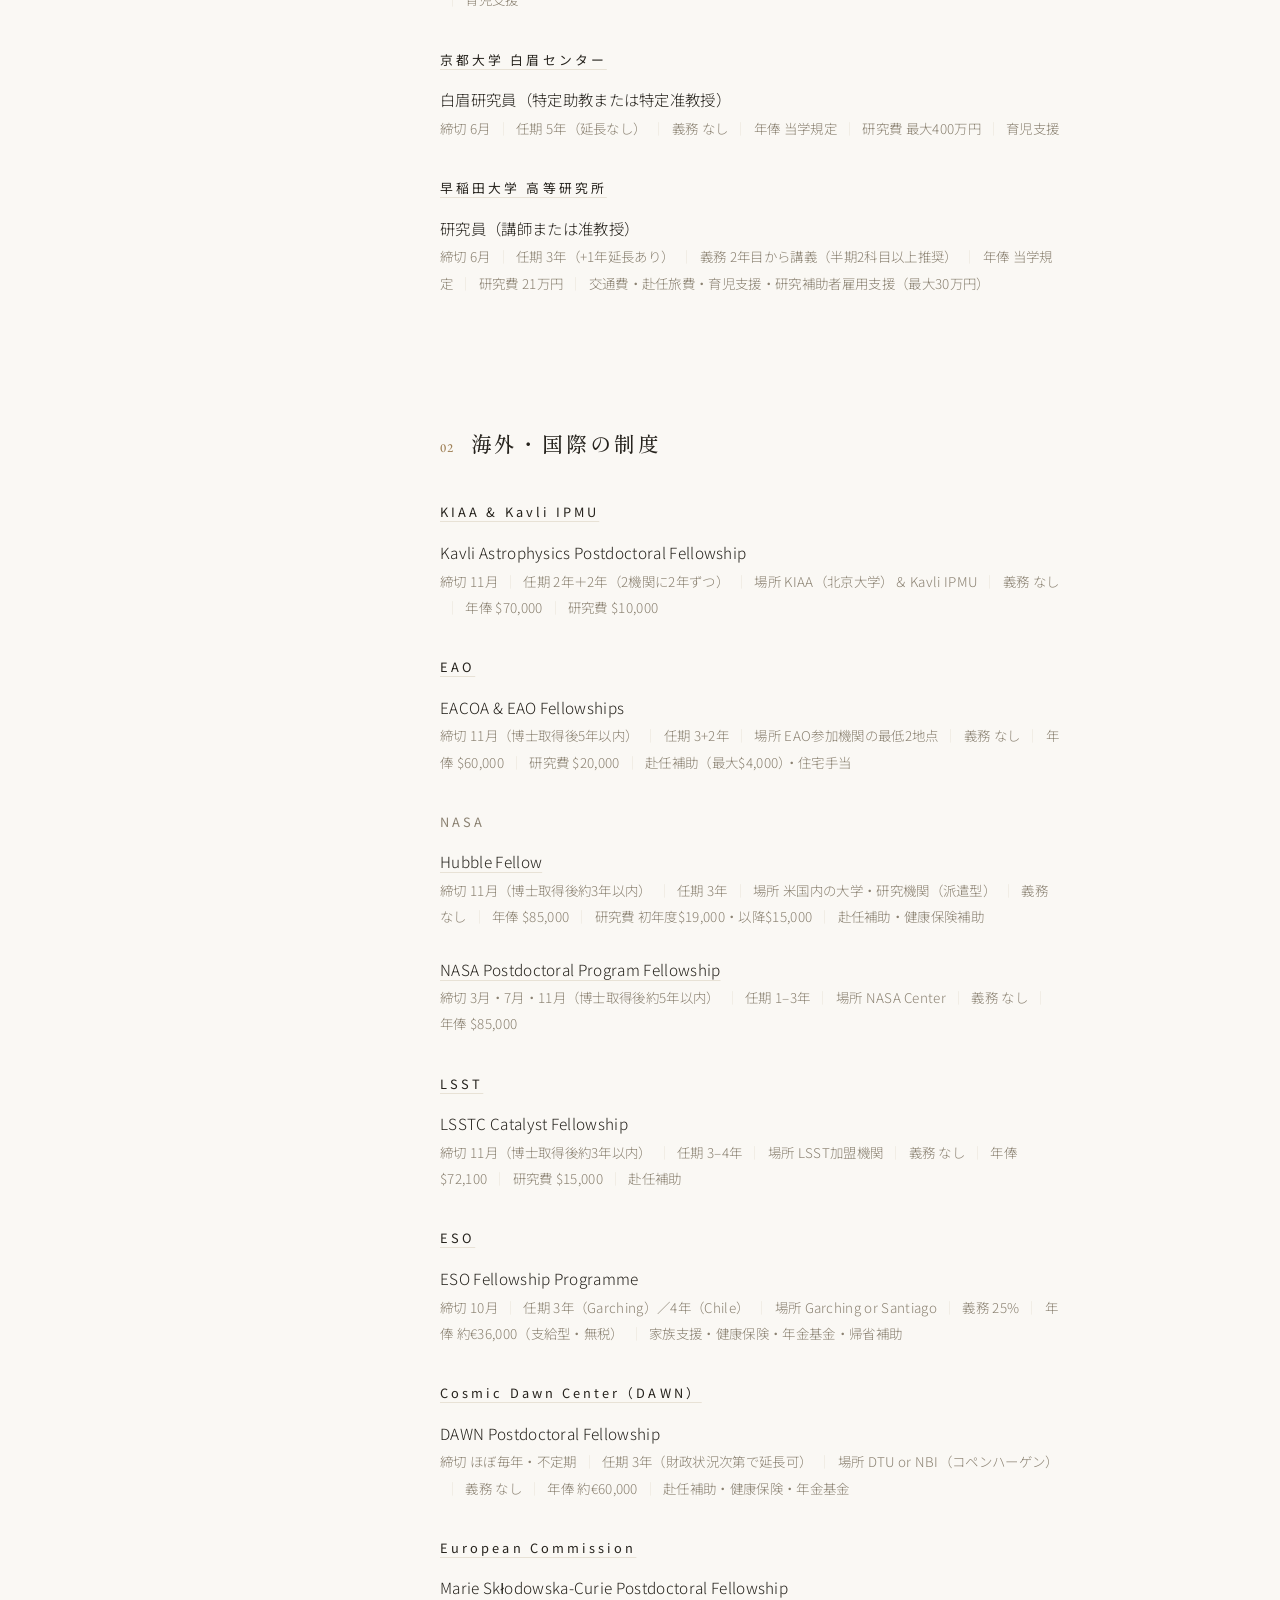
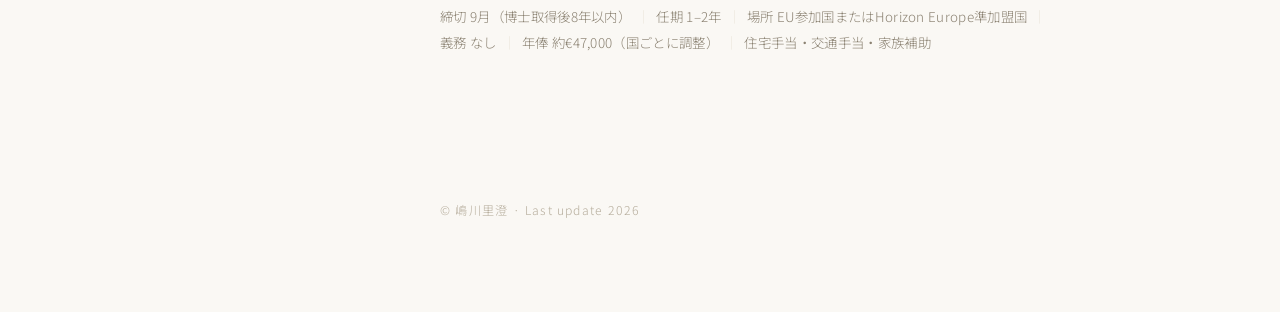
<file: ja/fellowship/index.html>
<!DOCTYPE html>
<html lang="ja">
<head>
<meta charset="utf-8">
<meta name="viewport" content="width=device-width, initial-scale=1">
<title>国内の主な研究員制度まとめ — 嶋川 里澄</title>
<meta name="description" content="天文学（観測系）の若手研究者向けに、国内外の主な研究員・フェローシップ制度の締切・任期・待遇をまとめたページ。">
<link rel="icon" href="../../assets/favicon.svg" type="image/svg+xml">
<link rel="preconnect" href="https://fonts.googleapis.com">
<link href="https://fonts.googleapis.com/css2?family=EB+Garamond:wght@400;500&family=Noto+Sans+JP:wght@300;400&family=Shippori+Mincho:wght@500&display=swap" rel="stylesheet">
<link rel="stylesheet" href="../../assets/style.css">
</head>
<body>

<div class="lang"><a href="../">← HOME</a></div>

<aside class="rail">
  <a class="mark" href="../">R.&thinsp;SHIMAKAWA</a>
  <nav>
    <a href="#domestic"><span class="no">01</span><span class="bar"></span>国内の制度</a>
    <a href="#intl"><span class="no">02</span><span class="bar"></span>海外・国際制度</a>
  </nav>
  <span class="enso"></span>
</aside>

<div class="main" id="top">
<div class="col">

<header class="page-head">
  <h1>国内の主な研究員制度まとめ</h1>
  <p class="lead">天文学（おもに観測系）の若手研究者向けに、国内外の研究員・フェローシップ制度の締切・任期・待遇の目安を一覧にしています。</p>
  <p class="caveat">※ 数値は過去の公募実績に基づく目安です。条件は年度により変わるため、応募の際は必ず各機関の最新の公募要項をご確認ください。</p>
</header>

<main>

<section id="domestic">
  <h2><span class="no">01</span>国内の制度</h2>

  <h3><a href="https://www.nao.ac.jp/about-naoj/employment/fellowship-program.html">国立天文台</a></h3>
  <div class="fs">
    <div class="fs-name">国立天文台フェロー（特任助教）</div>
    <div class="fs-spec">締切 8月<span class="sep">｜</span>任期 5年（延長なし）<span class="sep">｜</span>義務 なし<span class="sep">｜</span>年俸 660万円<span class="sep">｜</span>研究費 100万円<span class="sep">｜</span>交通費・赴任旅費・育児支援</div>
  </div>
  <div class="fs">
    <div class="fs-name">プロジェクト研究員</div>
    <div class="fs-spec">締切 不定期<span class="sep">｜</span>任期 3年（延長なし）<span class="sep">｜</span>義務 最大50%<span class="sep">｜</span>年俸 420万円<span class="sep">｜</span>研究費 50万円<span class="sep">｜</span>交通費・赴任旅費・育児支援</div>
  </div>
  <div class="fs">
    <div class="fs-name">ALMAフェロー（出向型）</div>
    <div class="fs-spec">締切 11月<span class="sep">｜</span>任期 3年（最大5年）<span class="sep">｜</span>義務 プロポーザル・論文<span class="sep">｜</span>年俸 660万円（特任助教）／420万円（研究員）<span class="sep">｜</span>研究費 200万円／100万円<span class="sep">｜</span>交通費・育児支援</div>
  </div>

  <h3>東京大学</h3>
  <div class="fs">
    <div class="fs-name">Kavli IPMU Postdoctoral Fellowship</div>
    <div class="fs-spec">締切 12月<span class="sep">｜</span>任期 3年（延長なし）<span class="sep">｜</span>場所 Kavli IPMU<span class="sep">｜</span>義務 なし<span class="sep">｜</span>年俸 前職に基づき交渉決定</div>
  </div>
  <div class="fs">
    <div class="fs-name">Kavli IPMU Chien-Shiung Wu Prize Postdoctoral Fellowship</div>
    <div class="fs-spec">締切 12月（女性限定）<span class="sep">｜</span>任期 3年（延長なし）<span class="sep">｜</span>場所 Kavli IPMU<span class="sep">｜</span>義務 なし<span class="sep">｜</span>年俸 国際トップ機関と同等</div>
  </div>
  <div class="fs">
    <div class="fs-name">宇宙線研究所 特任研究員・ICRRフェロー</div>
    <div class="fs-spec">締切 12月<span class="sep">｜</span>任期 2年（研究員）／3年（フェロー）・再応募で最大5年<span class="sep">｜</span>義務 なし<span class="sep">｜</span>年俸 396万円／432万円<span class="sep">｜</span>研究費 フェローは初年度40万円・以降30万円</div>
  </div>

  <h3><a href="https://www.riken.jp/careers/programs/index.html">理化学研究所</a></h3>
  <div class="fs">
    <div class="fs-name">基礎科学特別研究員</div>
    <div class="fs-spec">締切 4月<span class="sep">｜</span>任期 3年（延長なし）<span class="sep">｜</span>義務 なし<span class="sep">｜</span>年俸 660万円<span class="sep">｜</span>研究費 100万円（追加可）<span class="sep">｜</span>交通費・住宅手当・赴任旅費・育児支援</div>
  </div>

  <h3><a href="https://www.fris.tohoku.ac.jp/">東北大学 学際科学フロンティア研究所</a></h3>
  <div class="fs">
    <div class="fs-name">助教</div>
    <div class="fs-spec">締切 7月<span class="sep">｜</span>任期 5年（延長あり: 助教2年または准教授5年）<span class="sep">｜</span>義務 なし<span class="sep">｜</span>年俸 当学規定<span class="sep">｜</span>研究費 最大250万円<span class="sep">｜</span>単身赴任手当・育児支援</div>
  </div>

  <h3><a href="http://www.iar.nagoya-u.ac.jp/actions/575/">名古屋大学 高等研究院</a></h3>
  <div class="fs">
    <div class="fs-name">YLC特任助教</div>
    <div class="fs-spec">締切 5月（博士取得後7年以内）<span class="sep">｜</span>任期 5年（テニュアトラック）<span class="sep">｜</span>義務 なし<span class="sep">｜</span>年俸 570万円程度<span class="sep">｜</span>育児支援</div>
  </div>

  <h3><a href="https://www.hakubi.kyoto-u.ac.jp/rec">京都大学 白眉センター</a></h3>
  <div class="fs">
    <div class="fs-name">白眉研究員（特定助教または特定准教授）</div>
    <div class="fs-spec">締切 6月<span class="sep">｜</span>任期 5年（延長なし）<span class="sep">｜</span>義務 なし<span class="sep">｜</span>年俸 当学規定<span class="sep">｜</span>研究費 最大400万円<span class="sep">｜</span>育児支援</div>
  </div>

  <h3><a href="https://www.waseda.jp/inst/wias/recruiting/information/">早稲田大学 高等研究所</a></h3>
  <div class="fs">
    <div class="fs-name">研究員（講師または准教授）</div>
    <div class="fs-spec">締切 6月<span class="sep">｜</span>任期 3年（+1年延長あり）<span class="sep">｜</span>義務 2年目から講義（半期2科目以上推奨）<span class="sep">｜</span>年俸 当学規定<span class="sep">｜</span>研究費 21万円<span class="sep">｜</span>交通費・赴任旅費・育児支援・研究補助者雇用支援（最大30万円）</div>
  </div>
</section>

<section id="intl">
  <h2><span class="no">02</span>海外・国際の制度</h2>

  <h3><a href="https://www.ipmu.jp/ja/node/3182">KIAA &amp; Kavli IPMU</a></h3>
  <div class="fs">
    <div class="fs-name">Kavli Astrophysics Postdoctoral Fellowship</div>
    <div class="fs-spec">締切 11月<span class="sep">｜</span>任期 2年＋2年（2機関に2年ずつ）<span class="sep">｜</span>場所 KIAA（北京大学）＆ Kavli IPMU<span class="sep">｜</span>義務 なし<span class="sep">｜</span>年俸 $70,000<span class="sep">｜</span>研究費 $10,000</div>
  </div>

  <h3><a href="https://www.eacoa.net/fellowship.php">EAO</a></h3>
  <div class="fs">
    <div class="fs-name">EACOA &amp; EAO Fellowships</div>
    <div class="fs-spec">締切 11月（博士取得後5年以内）<span class="sep">｜</span>任期 3+2年<span class="sep">｜</span>場所 EAO参加機関の最低2地点<span class="sep">｜</span>義務 なし<span class="sep">｜</span>年俸 $60,000<span class="sep">｜</span>研究費 $20,000<span class="sep">｜</span>赴任補助（最大$4,000）・住宅手当</div>
  </div>

  <h3>NASA</h3>
  <div class="fs">
    <div class="fs-name"><a href="https://www.stsci.edu/stsci-research/fellowships/nasa-hubble-fellowship-program/announcement-of-opportunity">Hubble Fellow</a></div>
    <div class="fs-spec">締切 11月（博士取得後約3年以内）<span class="sep">｜</span>任期 3年<span class="sep">｜</span>場所 米国内の大学・研究機関（派遣型）<span class="sep">｜</span>義務 なし<span class="sep">｜</span>年俸 $85,000<span class="sep">｜</span>研究費 初年度$19,000・以降$15,000<span class="sep">｜</span>赴任補助・健康保険補助</div>
  </div>
  <div class="fs">
    <div class="fs-name"><a href="https://npp.orau.org/applicants/index.html">NASA Postdoctoral Program Fellowship</a></div>
    <div class="fs-spec">締切 3月・7月・11月（博士取得後約5年以内）<span class="sep">｜</span>任期 1–3年<span class="sep">｜</span>場所 NASA Center<span class="sep">｜</span>義務 なし<span class="sep">｜</span>年俸 $85,000</div>
  </div>

  <h3><a href="https://www.lsstcorporation.org/catalyst-fellowship/">LSST</a></h3>
  <div class="fs">
    <div class="fs-name">LSSTC Catalyst Fellowship</div>
    <div class="fs-spec">締切 11月（博士取得後約3年以内）<span class="sep">｜</span>任期 3–4年<span class="sep">｜</span>場所 LSST加盟機関<span class="sep">｜</span>義務 なし<span class="sep">｜</span>年俸 $72,100<span class="sep">｜</span>研究費 $15,000<span class="sep">｜</span>赴任補助</div>
  </div>

  <h3><a href="https://www.eso.org/sci/activities/fellowships-and-studentships/FeSt-overview/fellowship_programme.html">ESO</a></h3>
  <div class="fs">
    <div class="fs-name">ESO Fellowship Programme</div>
    <div class="fs-spec">締切 10月<span class="sep">｜</span>任期 3年（Garching）／4年（Chile）<span class="sep">｜</span>場所 Garching or Santiago<span class="sep">｜</span>義務 25%<span class="sep">｜</span>年俸 約€36,000（支給型・無税）<span class="sep">｜</span>家族支援・健康保険・年金基金・帰省補助</div>
  </div>

  <h3><a href="https://dawn.nbi.ku.dk/">Cosmic Dawn Center（DAWN）</a></h3>
  <div class="fs">
    <div class="fs-name">DAWN Postdoctoral Fellowship</div>
    <div class="fs-spec">締切 ほぼ毎年・不定期<span class="sep">｜</span>任期 3年（財政状況次第で延長可）<span class="sep">｜</span>場所 DTU or NBI（コペンハーゲン）<span class="sep">｜</span>義務 なし<span class="sep">｜</span>年俸 約€60,000<span class="sep">｜</span>赴任補助・健康保険・年金基金</div>
  </div>

  <h3><a href="https://marie-sklodowska-curie-actions.ec.europa.eu/actions/postdoctoral-fellowships">European Commission</a></h3>
  <div class="fs">
    <div class="fs-name">Marie Skłodowska-Curie Postdoctoral Fellowship</div>
    <div class="fs-spec">締切 9月（博士取得後8年以内）<span class="sep">｜</span>任期 1–2年<span class="sep">｜</span>場所 EU参加国またはHorizon Europe準加盟国<span class="sep">｜</span>義務 なし<span class="sep">｜</span>年俸 約€47,000（国ごとに調整）<span class="sep">｜</span>住宅手当・交通手当・家族補助</div>
  </div>
</section>

</main>

<footer>© 嶋川里澄 · Last update 2026</footer>
</div>
</div>

<script>
const links = document.querySelectorAll('.rail nav a');
const map = {};
links.forEach(a => { map[a.getAttribute('href').slice(1)] = a; });
const io = new IntersectionObserver(entries => {
  entries.forEach(e => {
    if (e.isIntersecting) {
      links.forEach(a => a.classList.remove('active'));
      const a = map[e.target.id];
      if (a) a.classList.add('active');
    }
  });
}, { rootMargin: '-40% 0px -55% 0px' });
document.querySelectorAll('main section').forEach(s => io.observe(s));
</script>

</body>
</html>
</file>
<file: assets/style.css>
/* ---------------------------------------------
   rhythm-shimakawa.github.io  v4
   One-page Japandi: hero image + news panel
--------------------------------------------- */
:root {
  --paper: #faf8f4;
  --panel: #fffdf9;
  --ink: #26231d;
  --muted: #8b8272;
  --faint: #b5ac9b;
  --line: #e8e2d6;
  --accent: #a08258;
  --serif: "EB Garamond", "Shippori Mincho", "Hiragino Mincho ProN", "Yu Mincho", serif;
  --sans: "Noto Sans JP", -apple-system, BlinkMacSystemFont, "Segoe UI", "Hiragino Kaku Gothic ProN", sans-serif;
}

* { margin: 0; padding: 0; box-sizing: border-box; }

html { scroll-behavior: smooth; }

body {
  background: var(--paper);
  color: var(--ink);
  font-family: var(--sans);
  font-weight: 300;
  font-size: 16px;
  line-height: 2.0;
  letter-spacing: 0.02em;
  -webkit-font-smoothing: antialiased;
}

a { color: var(--ink); text-decoration: underline; text-decoration-color: var(--line); text-decoration-thickness: 1px; text-underline-offset: 4px; transition: color .25s, text-decoration-color .25s; }
a:hover { color: var(--accent); text-decoration-color: var(--accent); }
em { font-style: normal; color: var(--muted); }

/* ---------- fixed language toggle ---------- */
.lang {
  position: fixed;
  top: 26px; right: 30px;
  z-index: 20;
  font-size: 0.78rem;
  letter-spacing: 0.16em;
}
.lang a, .lang span { text-decoration: none; color: var(--faint); }
.lang .current { color: var(--accent); }
.lang a:hover { color: var(--accent); }

/* ---------- side index (desktop) ---------- */
.rail {
  position: fixed;
  top: 0; left: 0; bottom: 0;
  width: 220px;
  padding: 42px 0 42px 40px;
  display: flex;
  flex-direction: column;
  z-index: 10;
}

.rail .mark {
  font-family: var(--serif);
  font-size: 1.0rem;
  letter-spacing: 0.22em;
  color: var(--ink);
  text-decoration: none;
}

.rail nav { margin-top: auto; margin-bottom: auto; display: flex; flex-direction: column; gap: 18px; }

.rail nav a {
  text-decoration: none;
  color: var(--faint);
  font-size: 0.78rem;
  letter-spacing: 0.2em;
  display: flex;
  align-items: center;
  gap: 12px;
  transition: color .3s;
}

.rail nav a .no { font-family: var(--serif); font-size: 0.72rem; color: var(--faint); transition: color .3s; }
.rail nav a .bar { width: 0; height: 1px; background: var(--accent); transition: width .3s; }

.rail nav a:hover, .rail nav a.active { color: var(--ink); }
.rail nav a:hover .no, .rail nav a.active .no { color: var(--accent); }
.rail nav a.active .bar { width: 18px; }

.rail .enso {
  width: 15px; height: 15px;
  border: 1.5px solid var(--accent);
  border-radius: 50%;
  opacity: .65;
}

/* ---------- main ---------- */
.main { margin-left: 220px; padding: 0 32px; }

.col { max-width: 620px; margin: 0 auto; }

/* ---------- hero: big image + news panel ---------- */
.hero {
  max-width: 940px;
  margin: 0 auto;
  padding-top: 84px;
}

.hero .art {
  width: 100%;
  height: min(66vh, 560px);
  object-fit: cover;
  display: block;
  border-radius: 2px;
}

.news-panel {
  position: relative;
  width: min(580px, 96%);
  margin: -72px 8px 0 auto;   /* 画像に少し重ねて右端へ */
  background: var(--panel);
  border: 1px solid var(--line);
  border-radius: 2px;
  padding: 26px 30px 22px;
  box-shadow: 0 18px 40px -30px rgba(60, 50, 30, 0.25);
  scroll-margin-top: 40px;
}

.news-panel h2 {
  font-family: var(--serif);
  font-weight: 500;
  font-size: 0.98rem;
  letter-spacing: 0.18em;
  margin-bottom: 8px;
  display: flex;
  align-items: baseline;
  gap: 12px;
}

.news-panel h2 .no { font-size: 0.72rem; color: var(--accent); }

.news-panel ul {
  list-style: none;
  max-height: 292px;             /* 枠内スクロール */
  overflow-y: auto;
  scrollbar-width: thin;
  scrollbar-color: var(--line) transparent;
  padding-right: 10px;
}

.news-panel ul::-webkit-scrollbar { width: 4px; }
.news-panel ul::-webkit-scrollbar-thumb { background: var(--line); border-radius: 2px; }
.news-panel ul::-webkit-scrollbar-thumb:hover { background: var(--faint); }

.news-panel li {
  padding: 8px 2px;
  font-size: 0.84rem;   /* 区切り線なし: リンク下線が区切りを兼ねる */
  line-height: 1.7;
  display: flex;
  align-items: baseline;
  gap: 12px;
}

.news-panel .t {
  flex: 1;
  white-space: nowrap;           /* 1行に収め、あふれは省略記号 */
  overflow: hidden;
  text-overflow: ellipsis;
}

.news-panel .note { flex: none; color: var(--muted); font-size: 0.74rem; }

/* ---------- sections ---------- */
section { padding: 96px 0 8px; scroll-margin-top: 24px; }

h2 {
  font-family: var(--serif);
  font-weight: 500;
  font-size: 1.3rem;
  letter-spacing: 0.14em;
  margin-bottom: 34px;
  display: flex;
  align-items: baseline;
  gap: 16px;
}

h2 .no { font-size: 0.78rem; color: var(--accent); letter-spacing: 0.1em; }

h3 {
  font-family: var(--sans);
  font-weight: 400;
  font-size: 0.8rem;
  letter-spacing: 0.24em;
  color: var(--muted);
  margin: 34px 0 12px;
}

p { margin-bottom: 1.1em; }
p:last-child { margin-bottom: 0; }

/* profile bio lines (マーカーなし) */
ul.bio { list-style: none; margin-bottom: 26px; }
ul.bio li { padding: 4px 0; }
ul.bio .name { font-family: var(--serif); font-size: 1.25rem; letter-spacing: 0.06em; }
ul.bio .kw { color: var(--accent); font-size: 0.88rem; letter-spacing: 0.1em; }

/* link lists: ハイフン風マーカー付き・本文は受賞欄と同サイズ */
ul.plain { list-style: none; }
ul.plain li {
  padding: 5px 0 5px 22px;
  position: relative;
  font-size: 0.94rem;
  line-height: 1.85;
}
ul.plain li::before {
  content: "";
  position: absolute;
  left: 0; top: 1.0em;
  width: 10px; height: 1px;
  background: var(--accent);
}
ul.plain .note { color: var(--muted); font-size: 0.82rem; margin-left: 0.8em; }

/* icon-ish link row */
.linkrow { display: flex; flex-wrap: wrap; gap: 10px 26px; margin-top: 18px; }
.linkrow a { text-decoration: none; font-size: 0.84rem; letter-spacing: 0.14em; color: var(--muted); }
.linkrow a::before { content: "— "; color: var(--accent); }
.linkrow a:hover { color: var(--accent); }

/* timeline rows */
.row { display: flex; gap: 26px; padding: 8px 0; }
.row .when { flex: none; width: 8.2em; color: var(--muted); font-size: 0.85rem; }
.row .what { flex: 1; font-size: 0.94rem; line-height: 1.85; }

/* news: show 5, expand for more */
details.more summary {
  cursor: pointer;
  list-style: none;
  display: inline-block;
  margin-top: 12px;
  color: var(--accent);
  font-size: 0.8rem;
  letter-spacing: 0.18em;
}
details.more summary::-webkit-details-marker { display: none; }
details.more summary::after { content: "＋"; margin-left: 8px; }
details.more[open] summary::after { content: "−"; }
details.more[open] summary { opacity: .55; }

/* ---------- footer ---------- */
footer {
  padding: 110px 0 90px;
  color: var(--faint);
  font-size: 0.76rem;
  letter-spacing: 0.1em;
}

.contact-line { font-size: 0.94rem; }


/* ---------- sub page (fellowship) ---------- */
.page-head { padding: 120px 0 0; }
.page-head h1 {
  font-family: var(--serif);
  font-weight: 500;
  font-size: 1.6rem;
  letter-spacing: 0.12em;
  line-height: 1.5;
}
.page-head .lead { margin-top: 16px; font-size: 0.9rem; }
.page-head .caveat { margin-top: 8px; color: var(--muted); font-size: 0.8rem; }

.fs { margin: 0 0 24px; }
.fs-name { font-size: 0.96rem; }
.fs-spec { color: var(--muted); font-size: 0.84rem; line-height: 1.95; }
.fs-spec .sep { color: var(--line); margin: 0 6px; }

/* ---------- mobile ---------- */
@media (max-width: 900px) {
  .rail {
    position: fixed;
    top: 0; left: 0; right: 0; bottom: auto;
    width: auto;
    padding: 0;
    background: color-mix(in srgb, var(--paper) 88%, transparent);
    backdrop-filter: blur(8px);
    -webkit-backdrop-filter: blur(8px);
    flex-direction: row;
    align-items: center;
  }
  .rail .mark { padding: 14px 0 14px 20px; font-size: 0.88rem; }
  .rail nav {
    margin: 0 0 0 6px;
    flex-direction: row;
    gap: 0;
    overflow-x: auto;
    scrollbar-width: none;
    padding-right: 84px;
  }
  .rail nav::-webkit-scrollbar { display: none; }
  .rail nav a { padding: 14px 11px; flex: none; font-size: 0.72rem; letter-spacing: 0.12em; }
  .rail nav a .no, .rail nav a .bar { display: none; }
  .rail .enso { display: none; }

  .lang { top: 0; right: 0; padding: 14px 16px; }

  .main { margin-left: 0; padding: 0 22px; }
  .hero { padding-top: 66px; }
  .hero .art { height: 42vh; }
  .news-panel { width: 100%; margin: 16px 0 0; box-shadow: none; padding: 20px 20px 16px; }
  section { padding: 72px 0 8px; scroll-margin-top: 64px; }
  .row { flex-wrap: wrap; gap: 0 16px; }
  .row .when { width: 100%; }
}
</file>
